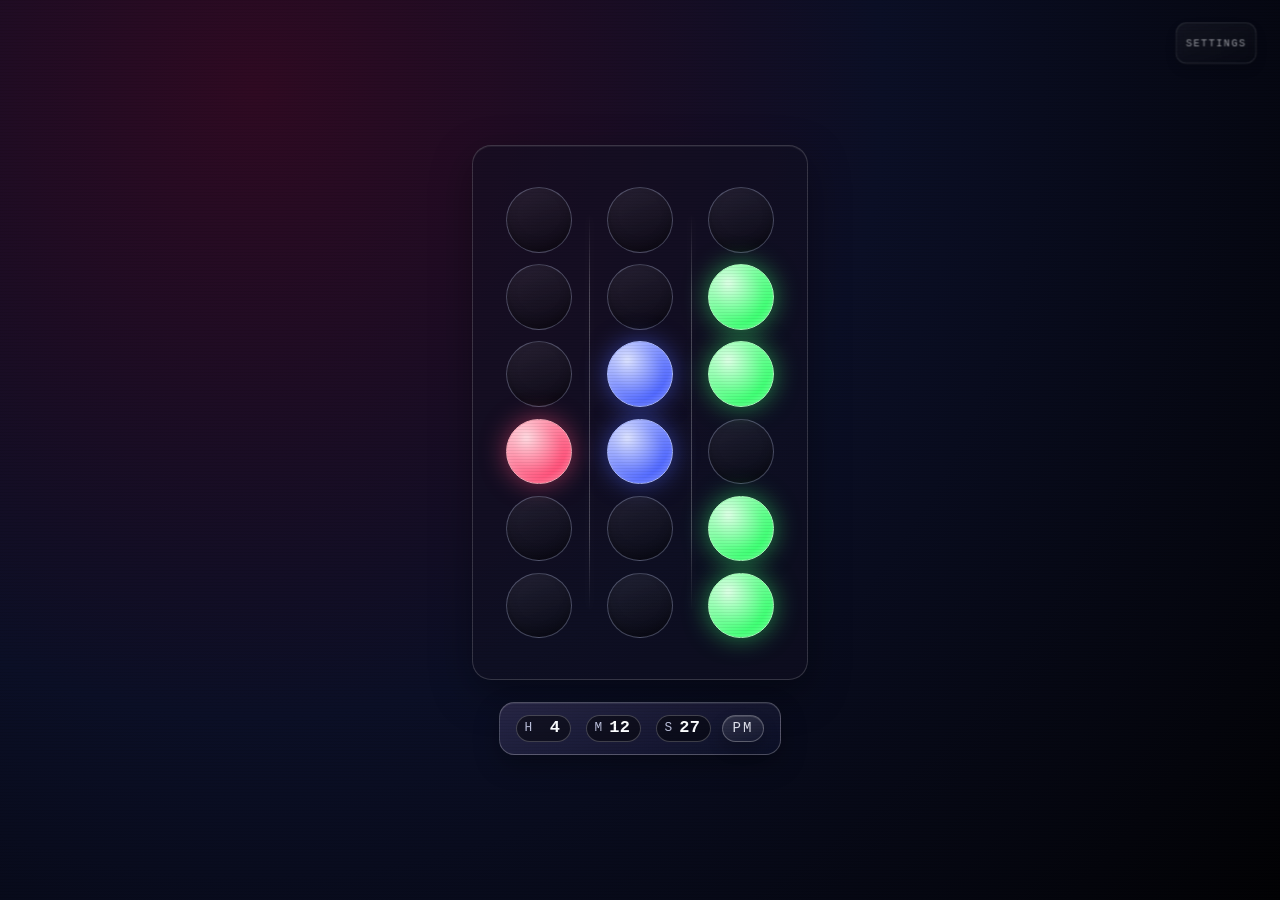
<file: index.html>
<!DOCTYPE html>
<html lang="en">

<head>
	<meta charset="UTF-8">
	<meta name="viewport" content="width=device-width, initial-scale=1.0">
	<meta name="description"
		content="An animated, CSS-forward binary clock with learning overlays, a rolling digital readout, theme switching, and responsive controls.">
	<meta name="keywords"
		content="binary clock, CSS animation, JavaScript clock, responsive design, web accessibility, clock themes, digital clock, learning tool">
	<meta name="author" content="hue kares @ Spinning Rock">
	<link rel="icon" href="favicon.png" type="image/png">
	<link rel="canonical" href="https://spinningrock.net/binary/">
	<meta name="robots" content="index, follow">
	<title>Binary Clock</title>
	<script>
		(function () {
			var savedTheme = localStorage.getItem("binaryClockTheme") || "classic-rgb-neon";
			document.documentElement.setAttribute("data-theme", savedTheme);
		})();
	</script>
	<link rel="stylesheet" href="style.css">
</head>

<body>
	<main class="appShell">
		<div class="clock" data-mode="6bit" role="timer" aria-live="polite" aria-label="Binary clock display">
			<div class="timeGroup hours" data-unit="hours">
				<div class="digit tens" aria-hidden="true">
					<div class="bit" data-not6Bit id="hoursTens8"></div>
					<div class="bit" data-not6Bit id="hoursTens4"></div>
					<div class="bit hour1" id="hoursTens2"></div>
					<div class="bit hour2" id="hoursTens1"></div>
					<div class="helpRows4" aria-hidden="true">
						<span class="helpPlusRow" data-pos="1">+</span>
						<span class="helpPlusRow" data-pos="2">+</span>
						<span class="helpPlusRow" data-pos="3">+</span>
					</div>
				</div>
				<div class="digit units" aria-hidden="true">
					<div class="bit hour3" id="hours8"></div>
					<div class="bit hour4" id="hours4"></div>
					<div class="bit hour5" id="hours2"></div>
					<div class="bit hour6" id="hours1"></div>
					<div class="helpRows4" aria-hidden="true">
						<span class="helpPlusRow" data-pos="1">+</span>
						<span class="helpPlusRow" data-pos="2">+</span>
						<span class="helpPlusRow" data-pos="3">+</span>
					</div>
				</div>
				<div class="helpRows6" aria-hidden="true">
					<span class="helpPlusRow" data-pos="1">+</span>
					<span class="helpPlusRow" data-pos="2">+</span>
					<span class="helpPlusRow" data-pos="3">+</span>
					<span class="helpPlusRow" data-pos="4">+</span>
					<span class="helpPlusRow" data-pos="5">+</span>
				</div>
			</div>


			<div class="timeGroup minutes" data-unit="minutes">
				<div class="digit tens" aria-hidden="true">
					<div class="bit" data-not6Bit id="minutesTens8"></div>
					<div class="bit" data-not6Bit id="minutesTens4"></div>
					<div class="bit minute1" id="minutesTens2"></div>
					<div class="bit minute2" id="minutesTens1"></div>
					<div class="helpRows4" aria-hidden="true">
						<span class="helpPlusRow" data-pos="1">+</span>
						<span class="helpPlusRow" data-pos="2">+</span>
						<span class="helpPlusRow" data-pos="3">+</span>
					</div>
				</div>
				<div class="digit units" aria-hidden="true">
					<div class="bit minute3" id="minutes8"></div>
					<div class="bit minute4" id="minutes4"></div>
					<div class="bit minute5" id="minutes2"></div>
					<div class="bit minute6" id="minutes1"></div>
					<div class="helpRows4" aria-hidden="true">
						<span class="helpPlusRow" data-pos="1">+</span>
						<span class="helpPlusRow" data-pos="2">+</span>
						<span class="helpPlusRow" data-pos="3">+</span>
					</div>
				</div>
				<div class="helpRows6" aria-hidden="true">
					<span class="helpPlusRow" data-pos="1">+</span>
					<span class="helpPlusRow" data-pos="2">+</span>
					<span class="helpPlusRow" data-pos="3">+</span>
					<span class="helpPlusRow" data-pos="4">+</span>
					<span class="helpPlusRow" data-pos="5">+</span>
				</div>
			</div>


			<div class="timeGroup seconds" data-unit="seconds">
				<div class="digit tens" aria-hidden="true">
					<div class="bit" data-not6Bit id="secondsTens8"></div>
					<div class="bit" data-not6Bit id="secondsTens4"></div>
					<div class="bit second1" id="secondsTens2"></div>
					<div class="bit second2" id="secondsTens1"></div>
					<div class="helpRows4" aria-hidden="true">
						<span class="helpPlusRow" data-pos="1">+</span>
						<span class="helpPlusRow" data-pos="2">+</span>
						<span class="helpPlusRow" data-pos="3">+</span>
					</div>
				</div>
				<div class="digit units" aria-hidden="true">
					<div class="bit second3" id="seconds8"></div>
					<div class="bit second4" id="seconds4"></div>
					<div class="bit second5" id="seconds2"></div>
					<div class="bit second6" id="seconds1"></div>
					<div class="helpRows4" aria-hidden="true">
						<span class="helpPlusRow" data-pos="1">+</span>
						<span class="helpPlusRow" data-pos="2">+</span>
						<span class="helpPlusRow" data-pos="3">+</span>
					</div>
				</div>
				<div class="helpRows6" aria-hidden="true">
					<span class="helpPlusRow" data-pos="1">+</span>
					<span class="helpPlusRow" data-pos="2">+</span>
					<span class="helpPlusRow" data-pos="3">+</span>
					<span class="helpPlusRow" data-pos="4">+</span>
					<span class="helpPlusRow" data-pos="5">+</span>
				</div>
			</div>

		</div>

		<section class="digitalPanel" aria-live="polite" aria-label="Help digital" aria-hidden="true" role="button"
			tabindex="0" aria-description="Click to toggle 12/24 hour format">
			<div class="digitalRow" data-mode="all">
				<div class="digitalCell">
					<span class="digitalLabel">H</span>
					<span class="digitalValue" id="digital-hours">00</span>
				</div>
				<div class="digitalCell">
					<span class="digitalLabel">M</span>
					<span class="digitalValue" id="digital-minutes">00</span>
				</div>
				<div class="digitalCell">
					<span class="digitalLabel">S</span>
					<span class="digitalValue" id="digital-seconds">00</span>
				</div>
			</div>
			<div id="meridiemBadge" class="meridiemBadge" aria-live="polite" aria-hidden="true">AM</div>
		</section>

		<button type="button" id="settingsButton" class="settingsTrigger" aria-haspopup="dialog"
			aria-controls="settingsOverlay" aria-expanded="false">Settings</button>

		<div id="settingsOverlay" aria-hidden="true">
			<section id="switch-container" aria-label="Clock controls" role="dialog" aria-modal="true"
				aria-labelledby="settingsTitle">
				<div class="settingsHeader">
					<h2 id="settingsTitle">Clock Settings</h2>
					<button type="button" id="settingsClose" class="settingsClose"
						aria-label="Close settings">Close</button>
				</div>
				<label class="switch" for="modeToggle">
					<input type="checkbox" id="modeToggle">
					<span class="slider round" aria-hidden="true"></span>
					<span class="label-text" id="modeLabel">6-bit</span>
				</label>
				<label class="switch" for="timeFormatToggle">
					<input type="checkbox" id="timeFormatToggle">
					<span class="slider round" aria-hidden="true"></span>
					<span class="label-text" id="timeFormatLabel">24h</span>
				</label>
				<label class="switch" for="digitalToggle">
					<input type="checkbox" id="digitalToggle">
					<span class="slider round" aria-hidden="true"></span>
					<span class="label-text" id="digitalLabel">Digital</span>
				</label>
				<label class="switch" for="scanlinesToggle">
					<input type="checkbox" id="scanlinesToggle">
					<span class="slider round" aria-hidden="true"></span>
					<span class="label-text" id="scanlinesLabel">Scanlines</span>
				</label>
				<label class="switch" for="orientationToggle">
					<input type="checkbox" id="orientationToggle">
					<span class="slider round" aria-hidden="true"></span>
					<span class="label-text" id="orientationLabel">Vertical</span>
				</label>
				<label class="switch" for="lsbToggle">
					<input type="checkbox" id="lsbToggle">
					<span class="slider round" aria-hidden="true"></span>
					<span class="label-text" id="lsbLabel">MSB ↑</span>
				</label>
				<label class="switch" for="gameModeToggle">
					<input type="checkbox" id="gameModeToggle">
					<span class="slider round" aria-hidden="true"></span>
					<span class="label-text" id="gameModeLabel">Interactive</span>
				</label>
				<label class="switch" for="helpToggle">
					<input type="checkbox" id="helpToggle">
					<span class="slider round" aria-hidden="true"></span>
					<span class="label-text" id="helpLabel">Help</span>
				</label>
				<div class="gameTypeSelect" id="gameTypeSelect" aria-hidden="true">
					<div class="gameTypeMenu">
						<button type="button" class="gameTypeOption" data-game-type="bit-clicking">
							<span class="gameTypeTitle">Bit Clicking: Practice Mode</span>
							<span class="gameTypeDesc">Match the target number by clicking bits</span>
						</button>
						<button type="button" class="gameTypeOption" data-game-type="quiz">
							<span class="gameTypeTitle">Quiz: Challenge Mode</span>
							<span class="gameTypeDesc">Test your binary knowledge across 25 difficulty levels — 5 lives
								to survive</span>
						</button>
						<button type="button" class="gameTypeOption gameTypeClose" data-game-type="close">
							<span class="gameTypeTitle">Close Game</span>
						</button>
					</div>
				</div>
				<div class="themeSelect">
					<button type="button" id="shuffleButton" class="shuffle-btn label-text"
						title="Shuffle off. Click to rotate themes automatically every 10 minutes."
						aria-pressed="false">Theme</button>
					<button type="button" id="themeSelectDisplay" class="theme-select-display" aria-haspopup="listbox"
						aria-expanded="false" aria-controls="themeSelectList" aria-label="Clock visual theme"></button>
					<div id="themeSelectList" class="theme-select-list" role="listbox"
						aria-label="Clock visual theme options"></div>
					<select id="themeSelect" aria-label="Clock visual theme" tabindex="-1" aria-hidden="true">
						<option value="amber-terminal">Amber Terminal</option>
						<option value="bit-boring">Bit Boring</option>
						<option value="boring-bit">Boring Bits</option>
						<option value="christmas-glow">Christmas Glow</option>
						<option value="classic-rgb-neon">Classic RGB Neon</option>
						<option value="cyberpunk-grid">Cyberpunk Grid</option>
						<option value="electric-storm">Electric Storm</option>
						<option value="enchanted-forest-glow">Enchanted Forest Glow</option>
						<option value="galactic-disco-inferno">Galactic Disco Inferno</option>
						<option value="gloomy-mist">Gloomy Mist</option>
						<option value="ice-glass">Ice Glass</option>
						<option value="matrix-pulse">Matrix Pulse</option>
						<option value="metallic-core">Metallic Core</option>
						<option value="midnight-mirage">Midnight Mirage</option>
						<option value="monochrome-noir">Monochrome Noir</option>
						<option value="retro-pixel-crunch">Retro Pixel Crunch</option>
						<option value="sunny-pop">Sunny Pop</option>
						<option value="sunset-bloom">Sunset Bloom</option>
					</select>
				</div>
			</section>
		</div>

		<!-- Bit-Clicking Game HUD (visible only in game-type-bit-clicking mode) -->
		<div id="gameHUD" class="gameHUD" aria-hidden="true" aria-live="polite" aria-atomic="true">
			<span id="gameHUDTarget" class="gameHUDTarget" aria-label="Target">0</span>
			<span class="gameHUDDivider" aria-hidden="true"></span>
			<span id="gameHUDPlayer" class="gameHUDPlayer" aria-label="Your value">0</span>
			<span class="gameHUDMeta">
				<span id="gameHUDScore" class="gameHUDScore" aria-label="Score">0</span>
				<span id="gameHUDLevel" class="gameHUDLevel" aria-label="Level">L1</span>
			</span>
			<button type="button" id="gameHUDSubmit" class="gameHUDSubmit" aria-label="Submit answer">✓</button>
		</div>

		<!-- Quiz Game HUD (visible only in game-type-quiz mode) -->
		<div id="quizHUD" class="quizHUD" aria-hidden="true" data-type="decimal-to-binary">
			<div class="quizHUDBody">
				<span id="quizHUDLabel" class="quizHUDLabel" aria-hidden="true">bin</span>
				<span id="quizHUDValue" class="quizHUDValue" aria-label="Target decimal">0</span>
				<input type="number" id="quizHUDInput" class="quizHUDInput" min="0" max="63" inputmode="numeric"
					autocomplete="off" aria-label="Your decimal answer" placeholder="?">
				<span class="quizHUDMeta">
					<span id="quizHUDProgress" class="quizHUDProgress">1/10</span>
					<span id="quizHUDScore" class="quizHUDScore">0</span>
					<span id="quizHUDLevel" class="quizHUDLevel">L1</span>
				</span>
				<button type="button" id="quizHUDSubmit" class="quizHUDSubmit" aria-label="Submit answer">✓</button>
			</div>
			<div class="quizHUDActions" id="quizHUDActions" aria-hidden="true">
				<button type="button" id="quizHUDRestart"
					class="quizHUDActionButton quizHUDActionButtonRestart">Restart</button>
				<button type="button" id="quizHUDClose"
					class="quizHUDActionButton quizHUDActionButtonClose">Close</button>
			</div>
			<div id="quizHUDTimerTrack" class="quizHUDTimerTrack" aria-hidden="true">
				<div id="quizHUDTimerFill" class="quizHUDTimerFill"></div>
			</div>
		</div>
		<!-- Help Tip / Quiz Lives — quiz mode: always shows lives; bit-clicking: shows tips after 3 wrong -->
		<div id="tipHUD" class="tipHUD" aria-hidden="true" aria-live="polite" role="status">
			<div class="quizLivesBar" id="quizLivesBar" aria-label="Lives remaining">
				<span class="quizLivesLabel">lives</span>
				<div class="quizLivesBits" aria-hidden="true">
					<div class="quizLivesBit on" id="quizLifeA"></div>
					<div class="quizLivesBit on" id="quizLifeB"></div>
					<div class="quizLivesBit on" id="quizLifeC"></div>
				</div>
			</div>
			<span class="tipHUDText" id="tipHUDText"></span>
		</div>
	</main>
	<script type="module" src="code.js"></script>
</body>

</html>
</file>
<file: style.css>
@import url("styles/base.css");
@import url("styles/clock.css");
@import url("styles/modes.css");
@import url("styles/motion.css");
@import url("styles/controls.css");
@import url("styles/themes.css");
@import url("styles/responsive.css");
@import url("styles/interactions.css");
@import url("styles/game.css");
</file>
